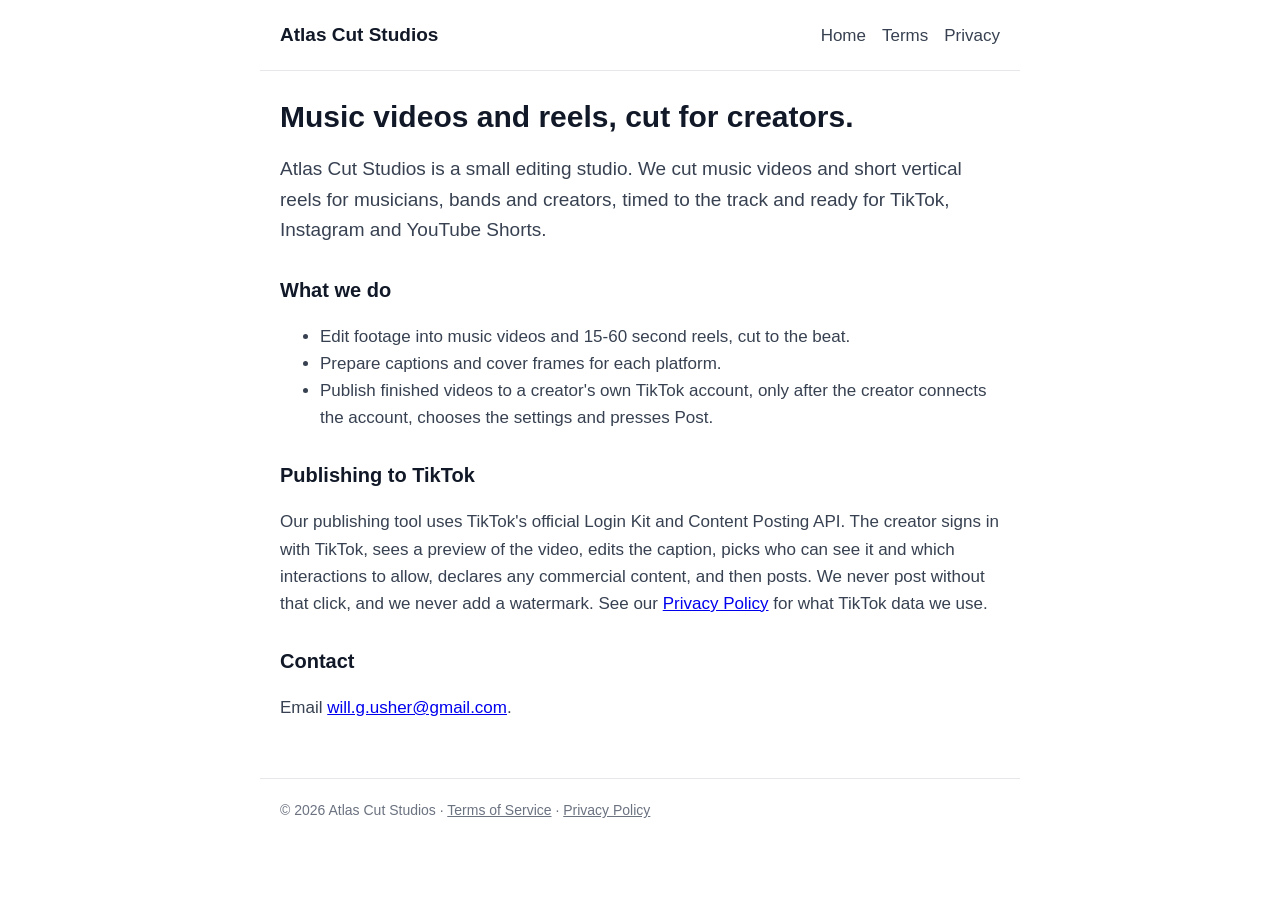
<file: index.html>
<!doctype html>
<html lang="en">
<head>
<meta charset="utf-8">
<meta name="viewport" content="width=device-width, initial-scale=1">
<title>Atlas Cut Studios - music videos and reels for creators</title>
<meta name="description" content="Atlas Cut Studios cuts music videos and short-form reels for musicians and creators, and publishes them to the creator's own accounts with their approval.">
<link rel="stylesheet" href="style.css">
</head>
<body>
<header>
  <a class="brand" href="index.html">Atlas Cut Studios</a>
  <nav><a href="index.html">Home</a><a href="terms.html">Terms</a><a href="privacy.html">Privacy</a></nav>
</header>
<main>
  <h1>Music videos and reels, cut for creators.</h1>
  <p class="lead">Atlas Cut Studios is a small editing studio. We cut music videos and short vertical reels for
  musicians, bands and creators, timed to the track and ready for TikTok, Instagram and YouTube Shorts.</p>

  <h2>What we do</h2>
  <ul>
    <li>Edit footage into music videos and 15-60 second reels, cut to the beat.</li>
    <li>Prepare captions and cover frames for each platform.</li>
    <li>Publish finished videos to a creator's own TikTok account, only after the creator connects the
      account, chooses the settings and presses Post.</li>
  </ul>

  <h2>Publishing to TikTok</h2>
  <p>Our publishing tool uses TikTok's official Login Kit and Content Posting API. The creator signs in with
  TikTok, sees a preview of the video, edits the caption, picks who can see it and which interactions to allow,
  declares any commercial content, and then posts. We never post without that click, and we never add a
  watermark. See our <a href="privacy.html">Privacy Policy</a> for what TikTok data we use.</p>

  <h2>Contact</h2>
  <p>Email <a href="mailto:will.g.usher@gmail.com">will.g.usher@gmail.com</a>.</p>
</main>
<footer>
  &copy; 2026 Atlas Cut Studios &middot; <a href="terms.html">Terms of Service</a> &middot; <a href="privacy.html">Privacy Policy</a>
</footer>
</body>
</html>
</file>
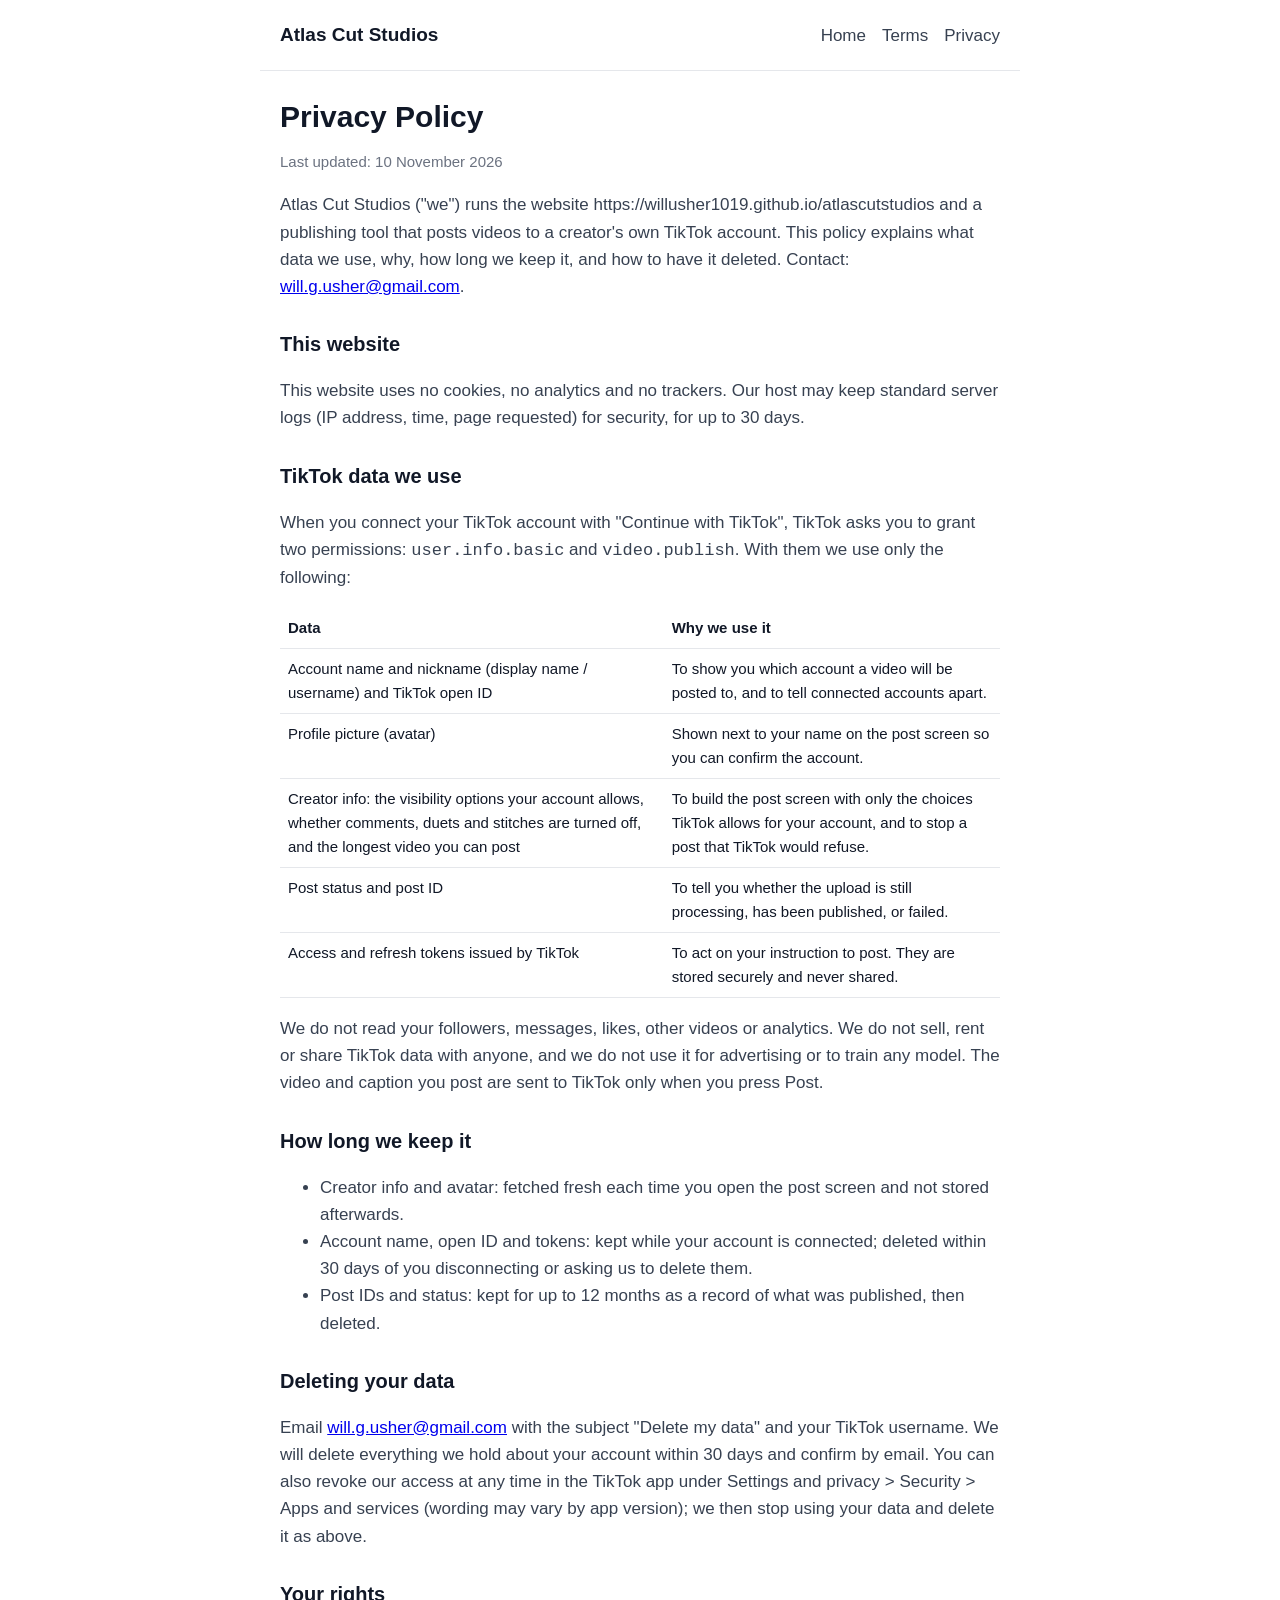
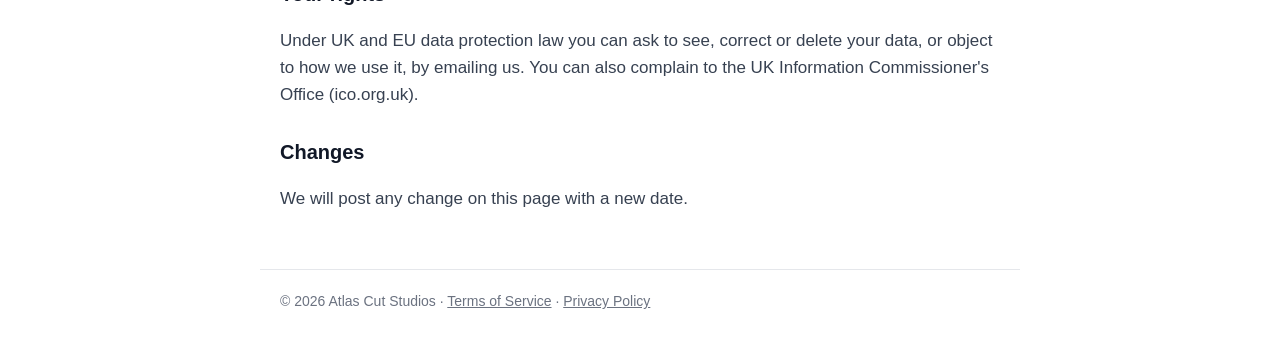
<file: privacy.html>
<!doctype html>
<html lang="en">
<head>
<meta charset="utf-8">
<meta name="viewport" content="width=device-width, initial-scale=1">
<title>Privacy Policy - Atlas Cut Studios</title>
<link rel="stylesheet" href="style.css">
</head>
<body>
<header>
  <a class="brand" href="index.html">Atlas Cut Studios</a>
  <nav><a href="index.html">Home</a><a href="terms.html">Terms</a><a href="privacy.html">Privacy</a></nav>
</header>
<main>
  <h1>Privacy Policy</h1>
  <p class="muted">Last updated: 10 November 2026</p>

  <p>Atlas Cut Studios ("we") runs the website https://willusher1019.github.io/atlascutstudios and a publishing tool that posts videos to a
  creator's own TikTok account. This policy explains what data we use, why, how long we keep it, and how to have
  it deleted. Contact: <a href="mailto:will.g.usher@gmail.com">will.g.usher@gmail.com</a>.</p>

  <h2>This website</h2>
  <p>This website uses no cookies, no analytics and no trackers. Our host may keep standard server logs (IP
  address, time, page requested) for security, for up to 30 days.</p>

  <h2>TikTok data we use</h2>
  <p>When you connect your TikTok account with "Continue with TikTok", TikTok asks you to grant two permissions:
  <code>user.info.basic</code> and <code>video.publish</code>. With them we use only the following:</p>
  <table>
    <thead><tr><th>Data</th><th>Why we use it</th></tr></thead>
    <tbody>
      <tr><td>Account name and nickname (display name / username) and TikTok open ID</td>
          <td>To show you which account a video will be posted to, and to tell connected accounts apart.</td></tr>
      <tr><td>Profile picture (avatar)</td>
          <td>Shown next to your name on the post screen so you can confirm the account.</td></tr>
      <tr><td>Creator info: the visibility options your account allows, whether comments, duets and stitches are
          turned off, and the longest video you can post</td>
          <td>To build the post screen with only the choices TikTok allows for your account, and to stop a post that
          TikTok would refuse.</td></tr>
      <tr><td>Post status and post ID</td>
          <td>To tell you whether the upload is still processing, has been published, or failed.</td></tr>
      <tr><td>Access and refresh tokens issued by TikTok</td>
          <td>To act on your instruction to post. They are stored securely and never shared.</td></tr>
    </tbody>
  </table>
  <p>We do not read your followers, messages, likes, other videos or analytics. We do not sell, rent or share
  TikTok data with anyone, and we do not use it for advertising or to train any model. The video and caption you
  post are sent to TikTok only when you press Post.</p>

  <h2>How long we keep it</h2>
  <ul>
    <li>Creator info and avatar: fetched fresh each time you open the post screen and not stored afterwards.</li>
    <li>Account name, open ID and tokens: kept while your account is connected; deleted within 30 days of you
      disconnecting or asking us to delete them.</li>
    <li>Post IDs and status: kept for up to 12 months as a record of what was published, then deleted.</li>
  </ul>

  <h2>Deleting your data</h2>
  <p>Email <a href="mailto:will.g.usher@gmail.com">will.g.usher@gmail.com</a> with the subject "Delete my data" and your
  TikTok username. We will delete everything we hold about your account within 30 days and confirm by email.
  You can also revoke our access at any time in the TikTok app under Settings and privacy &gt; Security &gt;
  Apps and services (wording may vary by app version); we then stop using your data and delete it as above.</p>

  <h2>Your rights</h2>
  <p>Under UK and EU data protection law you can ask to see, correct or delete your data, or object to how we use
  it, by emailing us. You can also complain to the UK Information Commissioner's Office (ico.org.uk).</p>

  <h2>Changes</h2>
  <p>We will post any change on this page with a new date.</p>
</main>
<footer>
  &copy; 2026 Atlas Cut Studios &middot; <a href="terms.html">Terms of Service</a> &middot; <a href="privacy.html">Privacy Policy</a>
</footer>
</body>
</html>
</file>
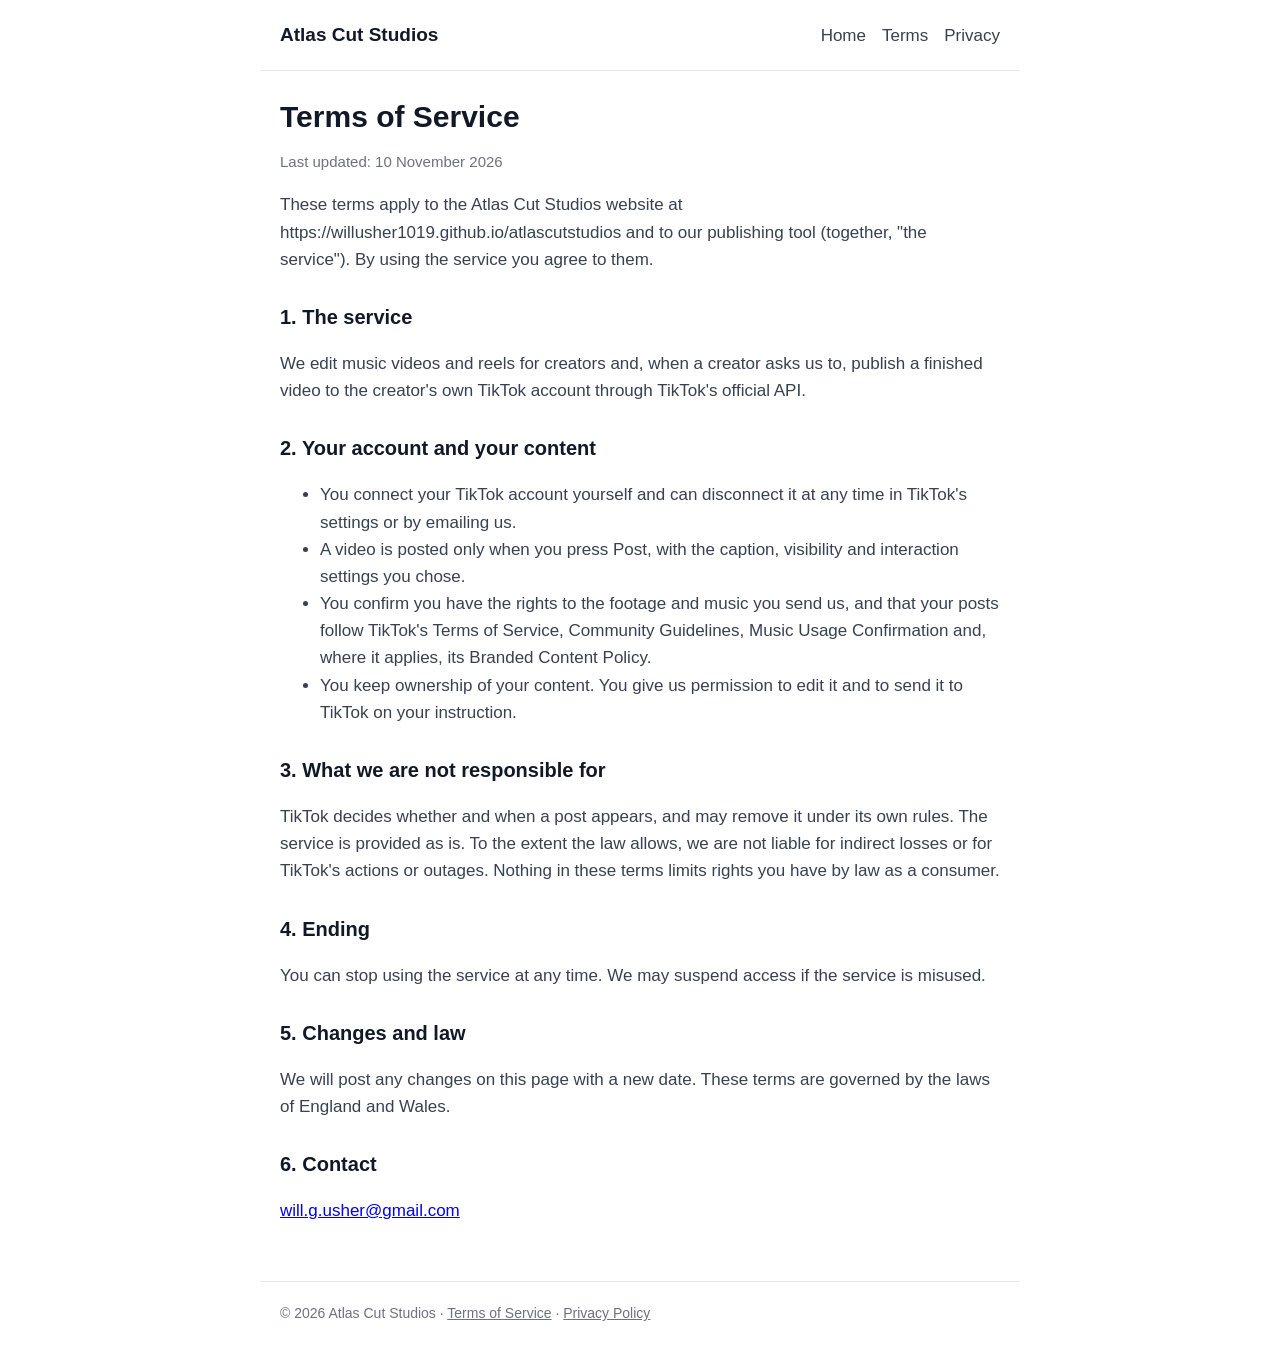
<file: terms.html>
<!doctype html>
<html lang="en">
<head>
<meta charset="utf-8">
<meta name="viewport" content="width=device-width, initial-scale=1">
<title>Terms of Service - Atlas Cut Studios</title>
<link rel="stylesheet" href="style.css">
</head>
<body>
<header>
  <a class="brand" href="index.html">Atlas Cut Studios</a>
  <nav><a href="index.html">Home</a><a href="terms.html">Terms</a><a href="privacy.html">Privacy</a></nav>
</header>
<main>
  <h1>Terms of Service</h1>
  <p class="muted">Last updated: 10 November 2026</p>

  <p>These terms apply to the Atlas Cut Studios website at https://willusher1019.github.io/atlascutstudios and to our publishing tool
  (together, "the service"). By using the service you agree to them.</p>

  <h2>1. The service</h2>
  <p>We edit music videos and reels for creators and, when a creator asks us to, publish a finished video to
  the creator's own TikTok account through TikTok's official API.</p>

  <h2>2. Your account and your content</h2>
  <ul>
    <li>You connect your TikTok account yourself and can disconnect it at any time in TikTok's settings or by
      emailing us.</li>
    <li>A video is posted only when you press Post, with the caption, visibility and interaction settings you
      chose.</li>
    <li>You confirm you have the rights to the footage and music you send us, and that your posts follow
      TikTok's Terms of Service, Community Guidelines, Music Usage Confirmation and, where it applies, its
      Branded Content Policy.</li>
    <li>You keep ownership of your content. You give us permission to edit it and to send it to TikTok on your
      instruction.</li>
  </ul>

  <h2>3. What we are not responsible for</h2>
  <p>TikTok decides whether and when a post appears, and may remove it under its own rules. The service is
  provided as is. To the extent the law allows, we are not liable for indirect losses or for TikTok's actions
  or outages. Nothing in these terms limits rights you have by law as a consumer.</p>

  <h2>4. Ending</h2>
  <p>You can stop using the service at any time. We may suspend access if the service is misused.</p>

  <h2>5. Changes and law</h2>
  <p>We will post any changes on this page with a new date. These terms are governed by the laws of England
  and Wales.</p>

  <h2>6. Contact</h2>
  <p><a href="mailto:will.g.usher@gmail.com">will.g.usher@gmail.com</a></p>
</main>
<footer>
  &copy; 2026 Atlas Cut Studios &middot; <a href="terms.html">Terms of Service</a> &middot; <a href="privacy.html">Privacy Policy</a>
</footer>
</body>
</html>
</file>
<file: style.css>
* { box-sizing: border-box; }
body { margin: 0; font: 17px/1.6 -apple-system, BlinkMacSystemFont, "Segoe UI", Roboto, Helvetica, Arial, sans-serif; color: #111827; background: #fff; }
header, main, footer { max-width: 760px; margin: 0 auto; padding-left: 20px; padding-right: 20px; }
header { display: flex; justify-content: space-between; align-items: center; flex-wrap: wrap; gap: 8px; padding-top: 20px; padding-bottom: 20px; border-bottom: 1px solid #e5e7eb; }
header a.brand { font-weight: 700; font-size: 19px; color: inherit; text-decoration: none; }
nav a { color: #374151; margin-left: 16px; text-decoration: none; }
nav a:first-child { margin-left: 0; }
main { padding-top: 28px; padding-bottom: 40px; }
h1 { font-size: 30px; line-height: 1.2; margin: 0 0 12px; }
h2 { font-size: 20px; margin: 28px 0 8px; }
p, li { color: #374151; }
.lead { font-size: 19px; }
.muted { color: #6b7280; font-size: 15px; }
table { border-collapse: collapse; width: 100%; font-size: 15px; }
th, td { text-align: left; vertical-align: top; padding: 8px; border-bottom: 1px solid #e5e7eb; }
footer { padding-top: 20px; padding-bottom: 32px; border-top: 1px solid #e5e7eb; color: #6b7280; font-size: 14px; }
footer a { color: inherit; }
@media (max-width: 520px) {
  h1 { font-size: 25px; }
  table, thead, tbody, tr, th, td { display: block; }
  th { border: 0; padding-bottom: 0; }
}
</file>
